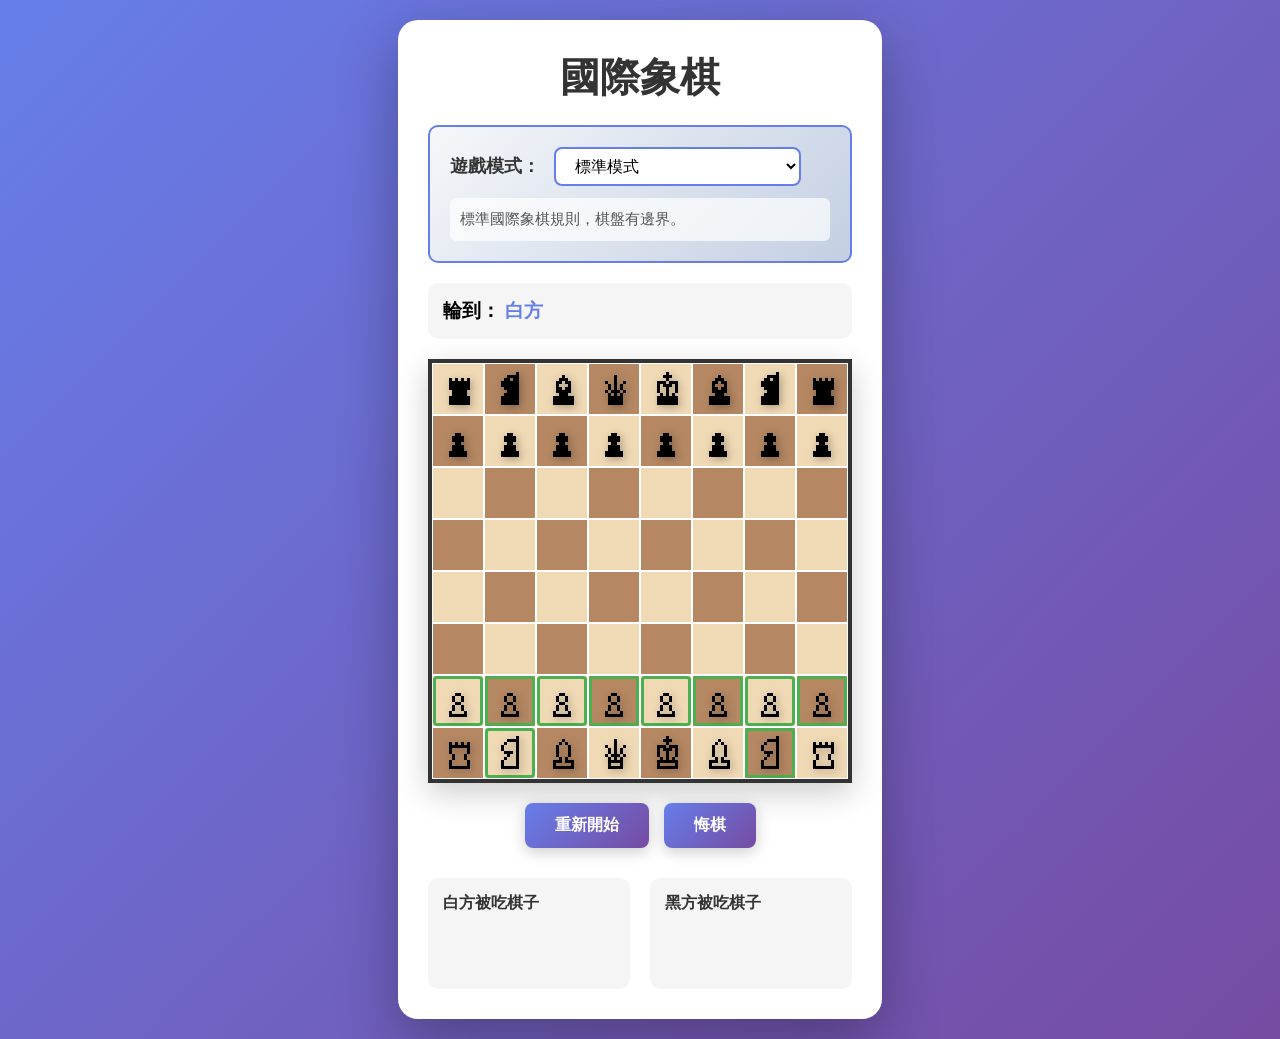
<file: index.html>
<!DOCTYPE html>
<html lang="zh-TW">
<head>
    <meta charset="UTF-8">
    <meta name="viewport" content="width=device-width, initial-scale=1.0">
    <title>國際象棋遊戲</title>
    <link rel="stylesheet" href="style.css">
</head>
<body>
    <div class="container">
        <h1>國際象棋</h1>
        <div class="game-mode-selector">
            <label for="game-mode">遊戲模式：</label>
            <select id="game-mode" class="mode-select">
                <option value="standard">標準模式</option>
                <option value="torus">環面模式 (Torus)</option>
                <option value="klein">克萊因瓶模式 (Klein Bottle)</option>
                <option value="hexagonal">六角形模式 (Hexagonal)</option>
            </select>
            <div class="mode-description" id="mode-description">
                標準國際象棋規則，棋盤有邊界。
            </div>
        </div>
        <div class="game-info">
            <div class="player-turn">
                <span id="turn-indicator">輪到：</span>
                <span id="current-player">白方</span>
            </div>
            <div class="game-status" id="game-status"></div>
        </div>
        <div class="chessboard" id="chessboard"></div>
        <div class="controls">
            <button id="reset-btn" class="btn">重新開始</button>
            <button id="undo-btn" class="btn">悔棋</button>
        </div>
        <div class="captured-pieces">
            <div class="captured-white">
                <h3>白方被吃棋子</h3>
                <div id="captured-white"></div>
            </div>
            <div class="captured-black">
                <h3>黑方被吃棋子</h3>
                <div id="captured-black"></div>
            </div>
        </div>
    </div>
    <script src="script.js"></script>
</body>
</html>
</file>
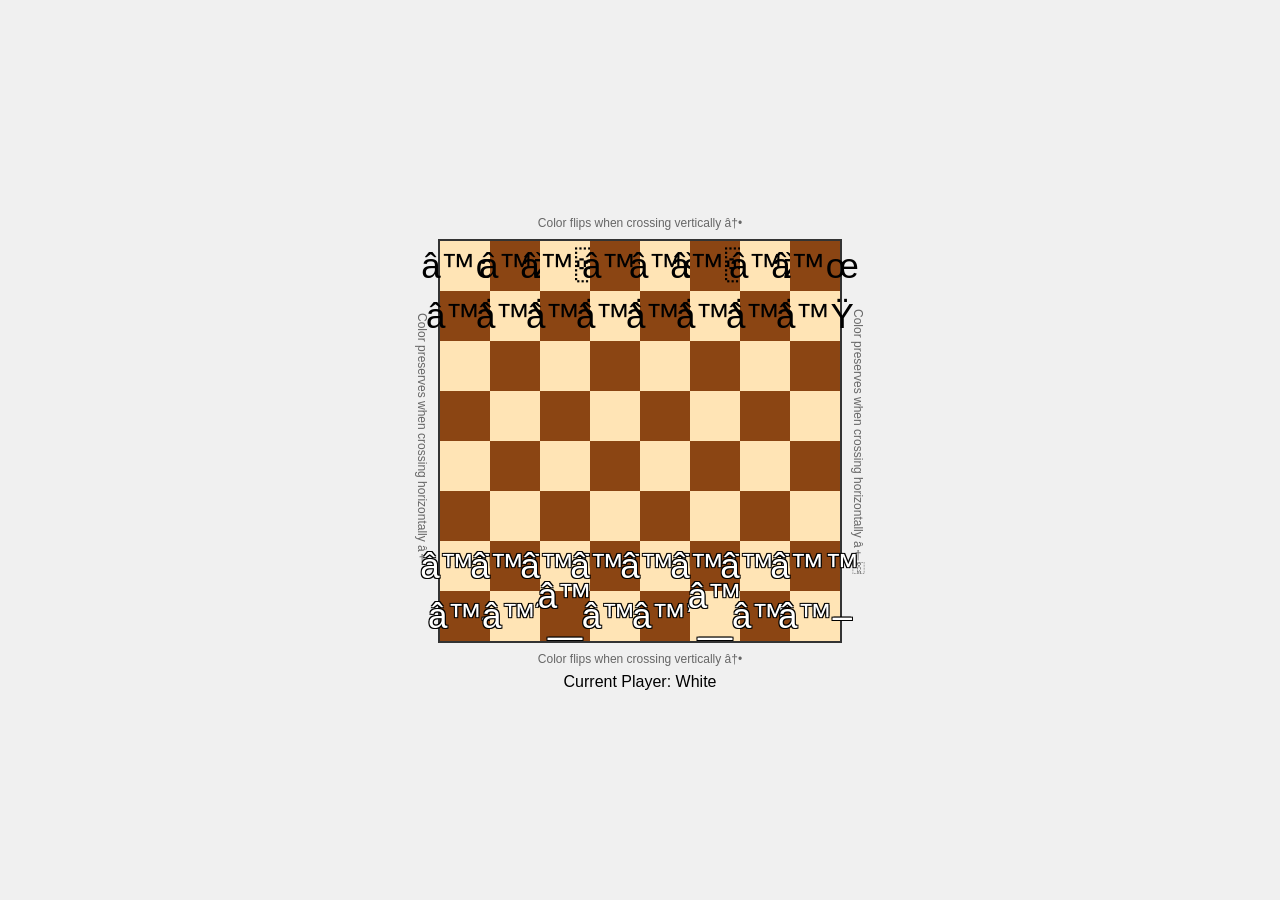
<file: Claude/KleinBottleChess.html>
<!DOCTYPE html>
<html>
<head>
    <title>Klein Bottle Chess</title>
    <script src="https://code.jquery.com/jquery-3.7.1.min.js" integrity="sha256-/JqT3SQfawRcv/BIHPThkBvs0OEvtFFmqPF/lYI/Cxo="crossorigin="anonymous"></script>
    <style>
        body {
            display: flex;
            justify-content: center;
            align-items: center;
            min-height: 100vh;
            margin: 0;
            background-color: #f0f0f0;
            font-family: Arial, sans-serif;
        }
        .game-container {
            text-align: center;
        }
        #chessboard {
            display: inline-grid;
            grid-template-columns: repeat(8, 50px);
            gap: 0;
            border: 2px solid #333;
            background: white;
            position: relative;
            margin: 30px;
        }
        .edge-indicator {
            position: absolute;
            font-size: 12px;
            color: #666;
            pointer-events: none;
        }
        .edge-top { top: -25px; width: 100%; text-align: center; }
        .edge-bottom { bottom: -25px; width: 100%; text-align: center; }
        .edge-left { left: -25px; height: 100%; writing-mode: vertical-rl; text-orientation: mixed; }
        .edge-right { right: -25px; height: 100%; writing-mode: vertical-rl; text-orientation: mixed; }
        .square {
            width: 50px;
            height: 50px;
            display: flex;
            justify-content: center;
            align-items: center;
            font-size: 35px;
            position: relative;
            cursor: pointer;
        }
        .light { background-color: #FFE4B5; }
        .dark { background-color: #8B4513; }
        .selected { box-shadow: inset 0 0 0 3px #0000FF; }
        .valid-move::after {
            content: '';
            position: absolute;
            width: 16px;
            height: 16px;
            background-color: rgba(0, 255, 0, 0.3);
            border-radius: 50%;
        }
        .valid-move.flip::after {
            background-color: rgba(255, 165, 0, 0.5);
        }
        .valid-capture { box-shadow: inset 0 0 0 3px #FF0000; }
        .valid-capture.flip { box-shadow: inset 0 0 0 3px #FFA500; }
        .piece {
            cursor: pointer;
            user-select: none;
        }
        .piece.white {
            color: white;
            text-shadow: -1px -1px 0 #000, 1px -1px 0 #000, -1px 1px 0 #000, 1px 1px 0 #000;
        }
        .piece.black { color: black; }
    </style>
</head>
<body>
    <div class="game-container">
        <div id="chessboard">
            <div class="edge-indicator edge-top">Color flips when crossing vertically ↕</div>
            <div class="edge-indicator edge-bottom">Color flips when crossing vertically ↕</div>
            <div class="edge-indicator edge-left">Color preserves when crossing horizontally →</div>
            <div class="edge-indicator edge-right">Color preserves when crossing horizontally ←</div>
        </div>
        <div id="status">Current Player: White</div>
    </div>

    <script>
    $(document).ready(function() {
        const BOARD_SIZE = 8;
        let board = Array(BOARD_SIZE).fill().map(() => Array(BOARD_SIZE).fill(null));
        let currentPlayer = 'white';
        let selectedSquare = null;
        
        const pieces = {
            'white': {
                'king': '♔', 'queen': '♕', 'rook': '♖',
                'bishop': '♗', 'knight': '♘', 'pawn': '♙'
            },
            'black': {
                'king': '♚', 'queen': '♛', 'rook': '♜',
                'bishop': '♝', 'knight': '♞', 'pawn': '♟'
            }
        };

        function mod(n, m) {
            return ((n % m) + m) % m;
        }

        function calculatePath(fromRow, fromCol, toRow, toCol) {
            let paths = [];
            
            // Calculate horizontal wrapping possibilities
            let colPaths = [];
            colPaths.push({ dCol: toCol - fromCol, crossesHorizontal: false });
            colPaths.push({ dCol: toCol - fromCol + 8, crossesHorizontal: true });
            colPaths.push({ dCol: toCol - fromCol - 8, crossesHorizontal: true });
            
            // Calculate vertical wrapping possibilities
            let rowPaths = [];
            rowPaths.push({ dRow: toRow - fromRow, crossesVertical: false });
            rowPaths.push({ dRow: toRow - fromRow + 8, crossesVertical: true });
            rowPaths.push({ dRow: toRow - fromRow - 8, crossesVertical: true });
            
            // Combine all possible paths
            for (let rPath of rowPaths) {
                for (let cPath of colPaths) {
                    paths.push({
                        dRow: rPath.dRow,
                        dCol: cPath.dCol,
                        crossesVertical: rPath.crossesVertical,
                        distance: Math.abs(rPath.dRow) + Math.abs(cPath.dCol)
                    });
                }
            }

            // Sort paths by distance
            paths.sort((a, b) => a.distance - b.distance);
            
            // Get the shortest path
            let shortestPath = paths[0];

            // Check if the path crosses the vertical boundary
            const shouldFlip = shortestPath.crossesVertical || 
                             Math.abs(shortestPath.dRow) > 4;

            return {
                dRow: shortestPath.dRow,
                dCol: shortestPath.dCol,
                flip: shouldFlip,
                distance: shortestPath.distance
            };
        }

        function isPathClear(fromRow, fromCol, toRow, toCol) {
            const path = calculatePath(fromRow, fromCol, toRow, toCol);
            if (path.distance <= 1) return true;

            const steps = Math.max(Math.abs(path.dRow), Math.abs(path.dCol));
            const stepRow = path.dRow / steps;
            const stepCol = path.dCol / steps;

            for (let i = 1; i < steps; i++) {
                const checkRow = mod(Math.round(fromRow + stepRow * i), 8);
                const checkCol = mod(Math.round(fromCol + stepCol * i), 8);
                if (board[checkRow][checkCol]) return false;
            }

            return true;
        }

        function isValidMove(fromRow, fromCol, toRow, toCol) {
            const piece = board[fromRow][fromCol];
            if (!piece || piece.color !== currentPlayer) return false;

            const path = calculatePath(fromRow, fromCol, toRow, toCol);
            const targetRow = mod(toRow, 8);
            const targetCol = mod(toCol, 8);

            if (board[targetRow][targetCol]?.color === currentPlayer) return false;

            const absRow = Math.abs(path.dRow);
            const absCol = Math.abs(path.dCol);

            let validMove = false;
            switch (piece.type) {
                case 'pawn': {
                    const direction = piece.color === 'white' ? -1 : 1;
                    const startRow = piece.color === 'white' ? 6 : 1;

                    if (path.dCol === 0 && path.dRow === direction && !board[targetRow][targetCol]) {
                        validMove = true;
                    } else if (path.dCol === 0 && fromRow === startRow && path.dRow === 2 * direction &&
                            !board[targetRow][targetCol] && 
                            !board[mod(fromRow + direction, 8)][fromCol]) {
                        validMove = true;
                    } else if (Math.abs(path.dCol) === 1 && path.dRow === direction && board[targetRow][targetCol]) {
                        validMove = true;
                    }
                    break;
                }
                case 'knight':
                    return (absRow === 2 && absCol === 1) || (absRow === 1 && absCol === 2);
                case 'bishop':
                    validMove = absRow === absCol && isPathClear(fromRow, fromCol, toRow, toCol);
                    break;
                case 'rook':
                    validMove = (absRow === 0 || absCol === 0) && isPathClear(fromRow, fromCol, toRow, toCol);
                    break;
                case 'queen':
                    validMove = (absRow === 0 || absCol === 0 || absRow === absCol) && 
                               isPathClear(fromRow, fromCol, toRow, toCol);
                    break;
                case 'king':
                    validMove = absRow <= 1 && absCol <= 1;
                    break;
            }

            return validMove;
        }

        function getValidMoves(row, col) {
            const moves = [];
            for (let dRow = -7; dRow <= 7; dRow++) {
                for (let dCol = -7; dCol <= 7; dCol++) {
                    if (isValidMove(row, col, row + dRow, col + dCol)) {
                        const targetRow = mod(row + dRow, 8);
                        const targetCol = mod(col + dCol, 8);
                        const path = calculatePath(row, col, targetRow, targetCol);
                        moves.push([targetRow, targetCol, path.flip]);
                    }
                }
            }
            return moves;
        }

        function showValidMoves(moves) {
            moves.forEach(([row, col, flips]) => {
                const square = getSquare(row, col);
                if (board[row][col]) {
                    square.addClass('valid-capture');
                    if (flips) square.addClass('flip');
                } else {
                    square.addClass('valid-move');
                    if (flips) square.addClass('flip');
                }
            });
        }

        function initializeBoard() {
            const backRow = ['rook', 'knight', 'bishop', 'queen', 'king', 'bishop', 'knight', 'rook'];
            
            for (let row = 0; row < BOARD_SIZE; row++) {
                for (let col = 0; col < BOARD_SIZE; col++) {
                    const square = $('<div>')
                        .addClass('square')
                        .addClass((row + col) % 2 === 0 ? 'light' : 'dark')
                        .attr('data-row', row)
                        .attr('data-col', col);
                    
                    $('#chessboard').append(square);
                }
            }

            for (let col = 0; col < BOARD_SIZE; col++) {
                placePiece(0, col, 'black', backRow[col]);
                placePiece(1, col, 'black', 'pawn');
                placePiece(6, col, 'white', 'pawn');
                placePiece(7, col, 'white', backRow[col]);
            }
        }

        function placePiece(row, col, color, type) {
            board[row][col] = { color, type };
            updateSquare(row, col);
        }

        function updateSquare(row, col) {
            const piece = board[row][col];
            const square = getSquare(row, col);
            square.empty();
            
            if (piece) {
                $('<div>')
                    .addClass('piece')
                    .addClass(piece.color)
                    .text(pieces[piece.color][piece.type])
                    .appendTo(square);
            }
        }

        function getSquare(row, col) {
            return $(`.square[data-row="${row}"][data-col="${col}"]`);
        }

        function handleSquareClick() {
            const row = parseInt($(this).attr('data-row'));
            const col = parseInt($(this).attr('data-col'));

            if (selectedSquare) {
                const [fromRow, fromCol] = selectedSquare;
                
                if (isValidMove(fromRow, fromCol, row, col)) {
                    const path = calculatePath(fromRow, fromCol, row, col);
                    const targetRow = mod(row, 8);
                    const targetCol = mod(col, 8);

                    const movingPiece = board[fromRow][fromCol];
                    board[fromRow][fromCol] = null;

                    if (path.flip) {
                        movingPiece.color = movingPiece.color === 'white' ? 'black' : 'white';
                    }

                    board[targetRow][targetCol] = movingPiece;
                    
                    updateSquare(fromRow, fromCol);
                    updateSquare(targetRow, targetCol);
                    
                    currentPlayer = currentPlayer === 'white' ? 'black' : 'white';
                    $('#status').text(`Current Player: ${currentPlayer.charAt(0).toUpperCase() + currentPlayer.slice(1)}`);
                }
                
                selectedSquare = null;
                $('.square').removeClass('selected valid-move valid-capture flip');
            } else if (board[row][col]?.color === currentPlayer) {
                selectedSquare = [row, col];
                $('.square').removeClass('selected valid-move valid-capture flip');
                $(this).addClass('selected');
                showValidMoves(getValidMoves(row, col));
            }
        }

        initializeBoard();
        $('.square').on('click', handleSquareClick);
    });
    </script>
</body>
</html>
</file>
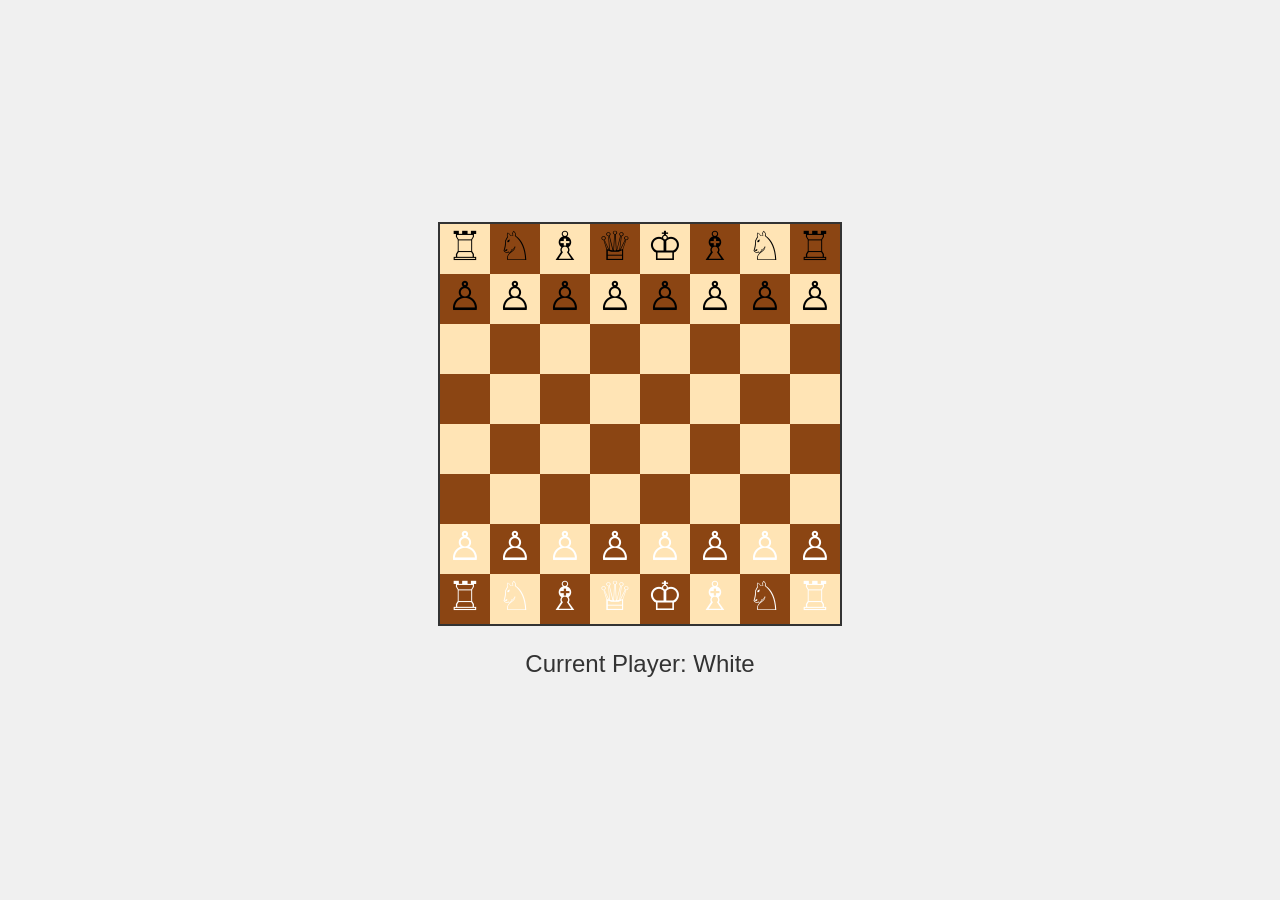
<file: Claude/Torus Chess.html>
<!DOCTYPE html>
<html>
<head>
    <title>Torus Chess</title>
    <style>
        body {
            display: flex;
            justify-content: center;
            align-items: center;
            height: 100vh;
            margin: 0;
            background-color: #f0f0f0;
            font-family: Arial, sans-serif;
        }
        .game-container {
            text-align: center;
        }
        canvas {
            border: 2px solid #333;
            background: white;
        }
        #status {
            margin-top: 20px;
            font-size: 24px;
            color: #333;
        }
    </style>
</head>
<body>
    <div class="game-container">
        <canvas id="chessboard" width="400" height="400"></canvas>
        <div id="status">Current Player: White</div>
    </div>

    <script>
        const canvas = document.getElementById('chessboard');
        const ctx = canvas.getContext('2d');
        const statusDiv = document.getElementById('status');
        const SQUARE_SIZE = 50;
        const BOARD_SIZE = 8;

        let board = Array(8).fill().map(() => Array(8).fill(null));
        let selectedPiece = null;
        let validMoves = [];
        let currentPlayer = 'white';

        // Initialize the board
        function initializeBoard() {
            const backRow = ['rook', 'knight', 'bishop', 'queen', 'king', 'bishop', 'knight', 'rook'];
            
            // Place pawns
            for (let i = 0; i < 8; i++) {
                board[1][i] = { type: 'pawn', color: 'black' };
                board[6][i] = { type: 'pawn', color: 'white' };
            }

            // Place other pieces
            for (let i = 0; i < 8; i++) {
                board[0][i] = { type: backRow[i], color: 'black' };
                board[7][i] = { type: backRow[i], color: 'white' };
            }
        }

        // Convert normal coordinates to torus coordinates
        function torusCoord(coord) {
            return ((coord % 8) + 8) % 8;
        }

        function isValidMove(fromRow, fromCol, toRow, toCol) {
            const piece = board[fromRow][fromCol];
            if (!piece || piece.color !== currentPlayer) return false;

            toRow = torusCoord(toRow);
            toCol = torusCoord(toCol);

            if (board[toRow][toCol]?.color === currentPlayer) return false;

            const rowDiff = Math.min(
                Math.abs(toRow - fromRow),
                Math.abs(toRow - fromRow + 8),
                Math.abs(toRow - fromRow - 8)
            );
            
            const colDiff = Math.min(
                Math.abs(toCol - fromCol),
                Math.abs(toCol - fromCol + 8),
                Math.abs(toCol - fromCol - 8)
            );

            switch (piece.type) {
                case 'pawn':
                    const direction = piece.color === 'white' ? -1 : 1;
                    const startRow = piece.color === 'white' ? 6 : 1;
                    
                    if (colDiff === 0 && torusCoord(fromRow + direction) === toRow && !board[toRow][toCol]) {
                        return true;
                    }
                    if (colDiff === 0 && fromRow === startRow && 
                        torusCoord(fromRow + 2 * direction) === toRow && 
                        !board[toRow][toCol] && 
                        !board[torusCoord(fromRow + direction)][fromCol]) {
                        return true;
                    }
                    if (colDiff === 1 && torusCoord(fromRow + direction) === toRow && board[toRow][toCol]) {
                        return true;
                    }
                    return false;

                case 'knight':
                    return (rowDiff === 2 && colDiff === 1) || (rowDiff === 1 && colDiff === 2);

                case 'bishop':
                    return rowDiff === colDiff;

                case 'rook':
                    return rowDiff === 0 || colDiff === 0;

                case 'queen':
                    return rowDiff === colDiff || rowDiff === 0 || colDiff === 0;

                case 'king':
                    return rowDiff <= 1 && colDiff <= 1;

                default:
                    return false;
            }
        }

        function calculateValidMoves(row, col) {
            const moves = [];
            for (let i = -7; i <= 7; i++) {
                for (let j = -7; j <= 7; j++) {
                    if (isValidMove(row, col, row + i, col + j)) {
                        moves.push([torusCoord(row + i), torusCoord(col + j)]);
                    }
                }
            }
            return moves;
        }

        function drawBoard() {
            ctx.clearRect(0, 0, canvas.width, canvas.height);

            // Draw squares
            for (let row = 0; row < BOARD_SIZE; row++) {
                for (let col = 0; col < BOARD_SIZE; col++) {
                    const x = col * SQUARE_SIZE;
                    const y = row * SQUARE_SIZE;
                    
                    // Set square color
                    ctx.fillStyle = (row + col) % 2 === 0 ? '#FFE4B5' : '#8B4513';
                    ctx.fillRect(x, y, SQUARE_SIZE, SQUARE_SIZE);

                    // Highlight valid moves
                    if (validMoves.some(([r, c]) => r === row && c === col)) {
                        if (board[row][col]) {
                            ctx.strokeStyle = '#FF0000';
                            ctx.lineWidth = 3;
                            ctx.strokeRect(x + 2, y + 2, SQUARE_SIZE - 4, SQUARE_SIZE - 4);
                        } else {
                            ctx.fillStyle = 'rgba(0, 255, 0, 0.3)';
                            ctx.beginPath();
                            ctx.arc(x + SQUARE_SIZE/2, y + SQUARE_SIZE/2, 8, 0, Math.PI * 2);
                            ctx.fill();
                        }
                    }

                    // Highlight selected piece
                    if (selectedPiece && selectedPiece.row === row && selectedPiece.col === col) {
                        ctx.strokeStyle = '#0000FF';
                        ctx.lineWidth = 3;
                        ctx.strokeRect(x + 2, y + 2, SQUARE_SIZE - 4, SQUARE_SIZE - 4);
                    }

                    // Draw pieces
                    const piece = board[row][col];
                    if (piece) {
                        ctx.font = '40px Arial';
                        ctx.fillStyle = piece.color;
                        ctx.textAlign = 'center';
                        ctx.textBaseline = 'middle';
                        
                        let symbol;
                        switch (piece.type) {
                            case 'king': symbol = '♔'; break;
                            case 'queen': symbol = '♕'; break;
                            case 'rook': symbol = '♖'; break;
                            case 'bishop': symbol = '♗'; break;
                            case 'knight': symbol = '♘'; break;
                            case 'pawn': symbol = '♙'; break;
                        }
                        
                        ctx.fillText(symbol, x + SQUARE_SIZE/2, y + SQUARE_SIZE/2);
                    }
                }
            }
        }

        canvas.addEventListener('click', (event) => {
            const rect = canvas.getBoundingClientRect();
            const x = event.clientX - rect.left;
            const y = event.clientY - rect.top;
            
            const col = Math.floor(x / SQUARE_SIZE);
            const row = Math.floor(y / SQUARE_SIZE);

            if (selectedPiece) {
                if (validMoves.some(([r, c]) => r === row && c === col)) {
                    // Make the move
                    board[row][col] = board[selectedPiece.row][selectedPiece.col];
                    board[selectedPiece.row][selectedPiece.col] = null;
                    
                    // Switch player
                    currentPlayer = currentPlayer === 'white' ? 'black' : 'white';
                    statusDiv.textContent = `Current Player: ${currentPlayer.charAt(0).toUpperCase() + currentPlayer.slice(1)}`;
                }
                
                selectedPiece = null;
                validMoves = [];
            } else if (board[row][col]?.color === currentPlayer) {
                selectedPiece = { row, col };
                validMoves = calculateValidMoves(row, col);
            }

            drawBoard();
        });

        // Initialize and start the game
        initializeBoard();
        drawBoard();
    </script>
</body>
</html>
</file>
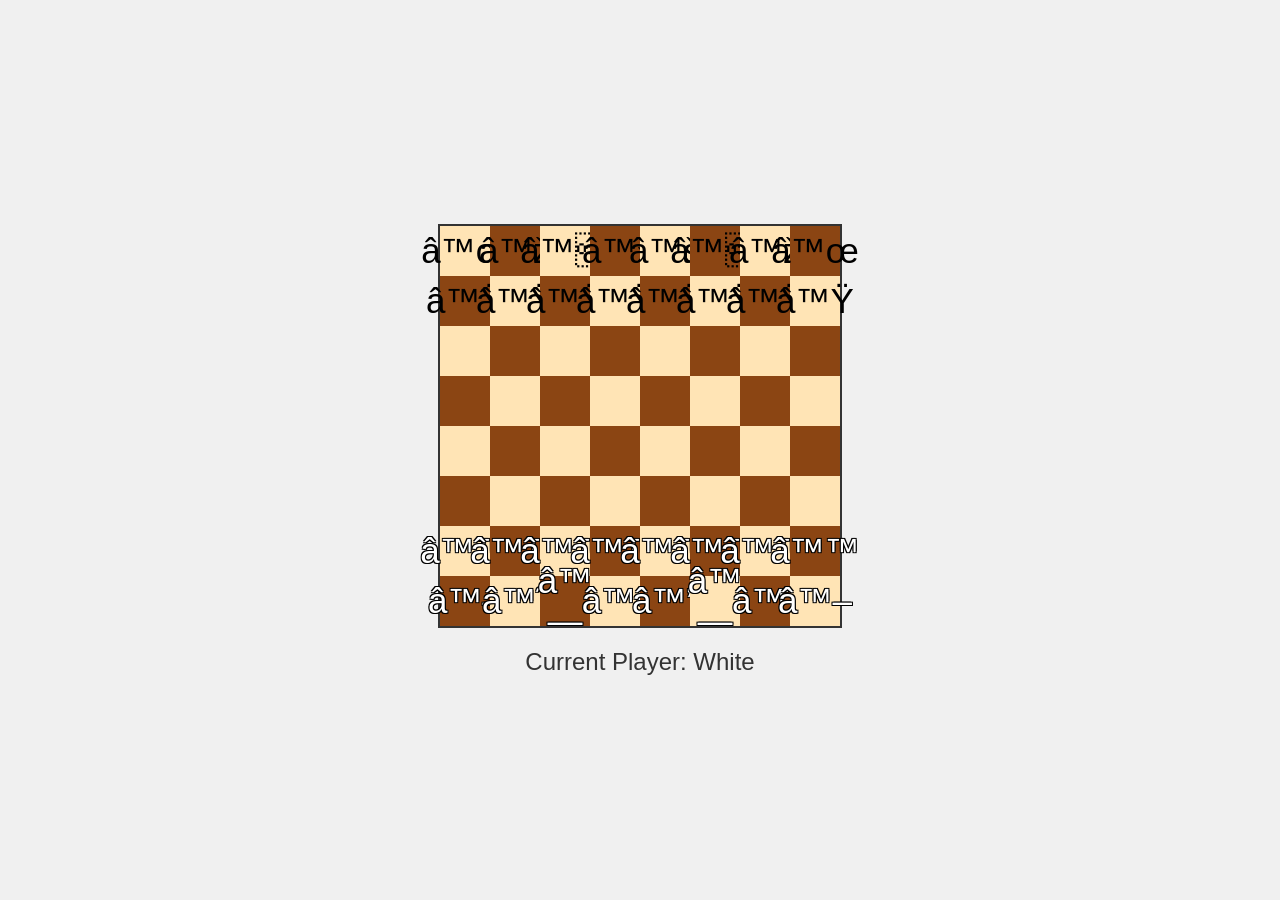
<file: Claude/Torus2dChess.html>
<!DOCTYPE html>
<html>
<!-- Previous head and style sections remain the same -->
<head>
    <title>Torus Chess - jQuery Version</title>
    <script src="https://code.jquery.com/jquery-3.7.1.min.js" integrity="sha256-/JqT3SQfawRcv/BIHPThkBvs0OEvtFFmqPF/lYI/Cxo=" crossorigin="anonymous"></script>
    <style>
        /* Previous CSS remains the same */
        body {
            display: flex;
            justify-content: center;
            align-items: center;
            min-height: 100vh;
            margin: 0;
            background-color: #f0f0f0;
            font-family: Arial, sans-serif;
        }
        .game-container {
            text-align: center;
        }
        #chessboard {
            display: inline-grid;
            grid-template-columns: repeat(8, 50px);
            gap: 0;
            border: 2px solid #333;
            background: white;
        }
        .square {
            width: 50px;
            height: 50px;
            display: flex;
            justify-content: center;
            align-items: center;
            font-size: 35px;
            position: relative;
            cursor: pointer;
        }
        .light { background-color: #FFE4B5; }
        .dark { background-color: #8B4513; }
        .selected { box-shadow: inset 0 0 0 3px #0000FF; }
        .valid-move::after {
            content: '';
            position: absolute;
            width: 16px;
            height: 16px;
            background-color: rgba(0, 255, 0, 0.3);
            border-radius: 50%;
        }
        .valid-capture { box-shadow: inset 0 0 0 3px #FF0000; }
        #status {
            margin-top: 20px;
            font-size: 24px;
            color: #333;
        }
        .piece {
            cursor: pointer;
            user-select: none;
        }
        .piece.white {
            color: white;
            text-shadow: -1px -1px 0 #000, 1px -1px 0 #000, -1px 1px 0 #000, 1px 1px 0 #000;
        }
        .piece.black { color: black; }
    </style>
</head>
<body>
    <div class="game-container">
        <div id="chessboard"></div>
        <div id="status">Current Player: White</div>
    </div>

    <script>
        $(document).ready(function() {
            const BOARD_SIZE = 8;
            let board = Array(BOARD_SIZE).fill().map(() => Array(BOARD_SIZE).fill(null));
            let currentPlayer = 'white';
            let selectedSquare = null;
            
            const pieces = {
                'white': {
                    'king': '♔', 'queen': '♕', 'rook': '♖',
                    'bishop': '♗', 'knight': '♘', 'pawn': '♙'
                },
                'black': {
                    'king': '♚', 'queen': '♛', 'rook': '♜',
                    'bishop': '♝', 'knight': '♞', 'pawn': '♟'
                }
            };

            function torusCoord(coord) {
                return ((coord % 8) + 8) % 8;
            }

            // New function to get shortest torus path
            function getTorusPath(fromRow, fromCol, toRow, toCol) {
                // Calculate all possible paths on torus
                let rowPaths = [
                    [toRow - fromRow, 1], // direct
                    [toRow - fromRow + 8, 1], // wrap positive
                    [toRow - fromRow - 8, 1]  // wrap negative
                ];
                
                let colPaths = [
                    [toCol - fromCol, 1], // direct
                    [toCol - fromCol + 8, 1], // wrap positive
                    [toCol - fromCol - 8, 1]  // wrap negative
                ];

                // Find shortest row path
                rowPaths.sort((a, b) => Math.abs(a[0]) - Math.abs(b[0]));
                const rowDiff = rowPaths[0][0];

                // Find shortest column path
                colPaths.sort((a, b) => Math.abs(a[0]) - Math.abs(b[0]));
                const colDiff = colPaths[0][0];

                return [rowDiff, colDiff];
            }

            // Modified path checking function
            function isPathClear(fromRow, fromCol, toRow, toCol) {
                const piece = board[fromRow][fromCol];
                if (piece.type === 'knight') return true;

                const [rowDiff, colDiff] = getTorusPath(fromRow, fromCol, toRow, toCol);
                const steps = Math.max(Math.abs(rowDiff), Math.abs(colDiff));
                
                if (steps === 0) return true;

                const rowStep = rowDiff / steps;
                const colStep = colDiff / steps;

                // Check each square along the path except start and end
                for (let i = 1; i < steps; i++) {
                    const checkRow = torusCoord(Math.round(fromRow + i * rowStep));
                    const checkCol = torusCoord(Math.round(fromCol + i * colStep));
                    
                    if (board[checkRow][checkCol]) return false;
                }

                return true;
            }

            function isValidMove(fromRow, fromCol, toRow, toCol) {
                const piece = board[fromRow][fromCol];
                if (!piece || piece.color !== currentPlayer) return false;

                toRow = torusCoord(toRow);
                toCol = torusCoord(toCol);

                if (board[toRow][toCol]?.color === currentPlayer) return false;

                const [rowDiff, colDiff] = getTorusPath(fromRow, fromCol, toRow, toCol);
                const absRowDiff = Math.abs(rowDiff);
                const absColDiff = Math.abs(colDiff);

                let validMove = false;

                switch (piece.type) {
                    case 'pawn':
                        const direction = piece.color === 'white' ? -1 : 1;
                        const startRow = piece.color === 'white' ? 6 : 1;
                        
                        if (colDiff === 0 && rowDiff === direction && !board[toRow][toCol]) {
                            validMove = true;
                        } else if (colDiff === 0 && fromRow === startRow && 
                            rowDiff === 2 * direction && 
                            !board[toRow][toCol] && 
                            !board[torusCoord(fromRow + direction)][fromCol]) {
                            validMove = true;
                        } else if (Math.abs(colDiff) === 1 && rowDiff === direction && board[toRow][toCol]) {
                            validMove = true;
                        }
                        break;

                    case 'knight':
                        validMove = (absRowDiff === 2 && absColDiff === 1) || 
                                  (absRowDiff === 1 && absColDiff === 2);
                        break;

                    case 'bishop':
                        validMove = absRowDiff === absColDiff;
                        break;

                    case 'rook':
                        validMove = absRowDiff === 0 || absColDiff === 0;
                        break;

                    case 'queen':
                        validMove = absRowDiff === absColDiff || 
                                  absRowDiff === 0 || 
                                  absColDiff === 0;
                        break;

                    case 'king':
                        validMove = absRowDiff <= 1 && absColDiff <= 1;
                        break;
                }

                return validMove && isPathClear(fromRow, fromCol, toRow, toCol);
            }

            // Rest of the code remains the same (calculateValidMoves, initializeBoard, etc.)
            function calculateValidMoves(row, col) {
                const moves = [];
                for (let i = -7; i <= 7; i++) {
                    for (let j = -7; j <= 7; j++) {
                        if (isValidMove(row, col, row + i, col + j)) {
                            moves.push([torusCoord(row + i), torusCoord(col + j)]);
                        }
                    }
                }
                return moves;
            }

            function initializeBoard() {
                const backRow = ['rook', 'knight', 'bishop', 'queen', 'king', 'bishop', 'knight', 'rook'];
                
                // Create board squares
                for (let row = 0; row < BOARD_SIZE; row++) {
                    for (let col = 0; col < BOARD_SIZE; col++) {
                        const square = $('<div>')
                            .addClass('square')
                            .addClass((row + col) % 2 === 0 ? 'light' : 'dark')
                            .attr('data-row', row)
                            .attr('data-col', col);
                        
                        $('#chessboard').append(square);
                    }
                }

                // Place pieces
                for (let col = 0; col < BOARD_SIZE; col++) {
                    placePiece(0, col, 'black', backRow[col]);
                    placePiece(1, col, 'black', 'pawn');
                    placePiece(6, col, 'white', 'pawn');
                    placePiece(7, col, 'white', backRow[col]);
                }
            }

            function placePiece(row, col, color, type) {
                board[row][col] = { color, type };
                updateSquare(row, col);
            }

            function updateSquare(row, col) {
                const piece = board[row][col];
                const square = getSquare(row, col);
                square.empty();
                
                if (piece) {
                    $('<div>')
                        .addClass('piece')
                        .addClass(piece.color)
                        .text(pieces[piece.color][piece.type])
                        .appendTo(square);
                }
            }

            function getSquare(row, col) {
                return $(`.square[data-row="${row}"][data-col="${col}"]`);
            }

            function showValidMoves(moves) {
                moves.forEach(([row, col]) => {
                    const square = getSquare(row, col);
                    if (board[row][col]) {
                        square.addClass('valid-capture');
                    } else {
                        square.addClass('valid-move');
                    }
                });
            }

            function clearHighlights() {
                $('.square').removeClass('selected valid-move valid-capture');
            }

            function handleSquareClick() {
                const row = parseInt($(this).attr('data-row'));
                const col = parseInt($(this).attr('data-col'));

                if (selectedSquare) {
                    const [fromRow, fromCol] = selectedSquare;
                    
                    if (isValidMove(fromRow, fromCol, row, col)) {
                        // Make the move
                        board[row][col] = board[fromRow][fromCol];
                        board[fromRow][fromCol] = null;
                        
                        updateSquare(fromRow, fromCol);
                        updateSquare(row, col);
                        
                        // Switch player
                        currentPlayer = currentPlayer === 'white' ? 'black' : 'white';
                        $('#status').text(`Current Player: ${currentPlayer.charAt(0).toUpperCase() + currentPlayer.slice(1)}`);
                    }
                    
                    selectedSquare = null;
                    clearHighlights();
                } else if (board[row][col]?.color === currentPlayer) {
                    selectedSquare = [row, col];
                    clearHighlights();
                    $(this).addClass('selected');
                    showValidMoves(calculateValidMoves(row, col));
                }
            }

            // Initialize the game
            initializeBoard();

            // Event handlers
            $('.square').on('click', handleSquareClick);
        });
    </script>
</body>
</html>
</file>
<file: style.css>
* {
    margin: 0;
    padding: 0;
    box-sizing: border-box;
}

body {
    font-family: 'Segoe UI', Tahoma, Geneva, Verdana, sans-serif;
    background: linear-gradient(135deg, #667eea 0%, #764ba2 100%);
    min-height: 100vh;
    display: flex;
    justify-content: center;
    align-items: center;
    padding: 20px;
}

.container {
    background: white;
    border-radius: 20px;
    padding: 30px;
    box-shadow: 0 20px 60px rgba(0, 0, 0, 0.3);
    max-width: 800px;
}

h1 {
    text-align: center;
    color: #333;
    margin-bottom: 20px;
    font-size: 2.5rem;
}

.game-mode-selector {
    margin-bottom: 20px;
    padding: 20px;
    background: linear-gradient(135deg, #f5f7fa 0%, #c3cfe2 100%);
    border-radius: 10px;
    border: 2px solid #667eea;
}

.game-mode-selector label {
    font-size: 1.1rem;
    font-weight: bold;
    color: #333;
    margin-right: 10px;
}

.mode-select {
    padding: 8px 15px;
    font-size: 1rem;
    border: 2px solid #667eea;
    border-radius: 8px;
    background: white;
    cursor: pointer;
    transition: all 0.3s ease;
    font-weight: 500;
}

.mode-select:hover {
    border-color: #764ba2;
    box-shadow: 0 2px 8px rgba(102, 126, 234, 0.3);
}

.mode-select:focus {
    outline: none;
    border-color: #764ba2;
    box-shadow: 0 0 0 3px rgba(102, 126, 234, 0.2);
}

.mode-description {
    margin-top: 12px;
    padding: 10px;
    background: rgba(255, 255, 255, 0.7);
    border-radius: 6px;
    font-size: 0.95rem;
    color: #555;
    line-height: 1.5;
}

.game-info {
    display: flex;
    justify-content: space-between;
    align-items: center;
    margin-bottom: 20px;
    padding: 15px;
    background: #f5f5f5;
    border-radius: 10px;
}

.player-turn {
    font-size: 1.2rem;
    font-weight: bold;
}

#current-player {
    color: #667eea;
    text-transform: uppercase;
}

.game-status {
    font-size: 1.1rem;
    color: #e74c3c;
    font-weight: bold;
}

.chessboard {
    display: grid;
    grid-template-columns: repeat(8, 1fr);
    grid-template-rows: repeat(8, 1fr);
    gap: 0;
    width: 100%;
    max-width: 600px;
    margin: 0 auto;
    aspect-ratio: 1;
    border: 4px solid #333;
    box-shadow: 0 10px 30px rgba(0, 0, 0, 0.2);
}

.chessboard.hexagonal {
    display: flex;
    flex-direction: column;
    align-items: center;
    max-width: 800px;
    aspect-ratio: 1.2;
    background: #2c3e50;
    border-radius: 20px;
    padding: 20px;
}

.hex-row {
    display: flex;
    justify-content: center;
    margin: 2px 0;
}

.hex-row:nth-child(1) { margin-left: 120px; }
.hex-row:nth-child(2) { margin-left: 100px; }
.hex-row:nth-child(3) { margin-left: 80px; }
.hex-row:nth-child(4) { margin-left: 60px; }
.hex-row:nth-child(5) { margin-left: 40px; }
.hex-row:nth-child(6) { margin-left: 20px; }
.hex-row:nth-child(7) { margin-left: 40px; }
.hex-row:nth-child(8) { margin-left: 60px; }
.hex-row:nth-child(9) { margin-left: 80px; }
.hex-row:nth-child(10) { margin-left: 100px; }

.square {
    aspect-ratio: 1;
    display: flex;
    justify-content: center;
    align-items: center;
    font-size: 3rem;
    cursor: pointer;
    transition: all 0.2s ease;
    position: relative;
    width: 50px;
    height: 50px;
    margin: 1px;
}

.square.hexagonal {
    width: 40px;
    height: 40px;
    clip-path: polygon(50% 0%, 100% 25%, 100% 75%, 50% 100%, 0% 75%, 0% 25%);
    margin: 2px;
}

.square.light {
    background: #f0d9b5;
}

.square.dark {
    background: #b58863;
}

.square:hover {
    filter: brightness(0.9);
}

.square.selected {
    background: #baca44 !important;
    box-shadow: inset 0 0 20px rgba(0, 0, 0, 0.3);
}

.square.valid-move {
    position: relative;
}

.square.valid-move::after {
    content: '';
    position: absolute;
    width: 30%;
    height: 30%;
    background: rgba(20, 85, 30, 0.5);
    border-radius: 50%;
}

.square.valid-move.has-piece::after {
    width: 90%;
    height: 90%;
    background: transparent;
    border: 4px solid rgba(20, 85, 30, 0.5);
    border-radius: 50%;
}

.square.in-check {
    background: #e74c3c !important;
    animation: pulse 1s infinite;
}

@keyframes pulse {
    0%, 100% {
        opacity: 1;
    }
    50% {
        opacity: 0.7;
    }
}

.piece {
    user-select: none;
    filter: drop-shadow(2px 2px 4px rgba(0, 0, 0, 0.3));
}

.square.can-move {
    position: relative;
}

.square.can-move::before {
    content: '';
    position: absolute;
    inset: 0;
    border: 3px solid #4CAF50;
    border-radius: 4px;
    pointer-events: none;
    animation: glow 2s ease-in-out infinite;
}

@keyframes glow {
    0%, 100% {
        box-shadow: 0 0 5px rgba(76, 175, 80, 0.5);
        border-color: #4CAF50;
    }
    50% {
        box-shadow: 0 0 15px rgba(76, 175, 80, 0.8);
        border-color: #66BB6A;
    }
}

.controls {
    margin-top: 20px;
    display: flex;
    gap: 15px;
    justify-content: center;
}

.btn {
    padding: 12px 30px;
    font-size: 1rem;
    font-weight: bold;
    border: none;
    border-radius: 8px;
    cursor: pointer;
    transition: all 0.3s ease;
    background: linear-gradient(135deg, #667eea 0%, #764ba2 100%);
    color: white;
    box-shadow: 0 4px 15px rgba(0, 0, 0, 0.2);
}

.btn:hover {
    transform: translateY(-2px);
    box-shadow: 0 6px 20px rgba(0, 0, 0, 0.3);
}

.btn:active {
    transform: translateY(0);
}

.captured-pieces {
    margin-top: 30px;
    display: grid;
    grid-template-columns: 1fr 1fr;
    gap: 20px;
}

.captured-white, .captured-black {
    background: #f5f5f5;
    padding: 15px;
    border-radius: 10px;
}

.captured-white h3, .captured-black h3 {
    font-size: 1rem;
    margin-bottom: 10px;
    color: #333;
}

#captured-white, #captured-black {
    display: flex;
    flex-wrap: wrap;
    gap: 5px;
    min-height: 50px;
}

.captured-piece {
    font-size: 1.5rem;
    opacity: 0.6;
}

@media (max-width: 768px) {
    .container {
        padding: 15px;
    }

    h1 {
        font-size: 1.8rem;
    }

    .square {
        font-size: 2rem;
    }

    .captured-pieces {
        grid-template-columns: 1fr;
    }
}
</file>
